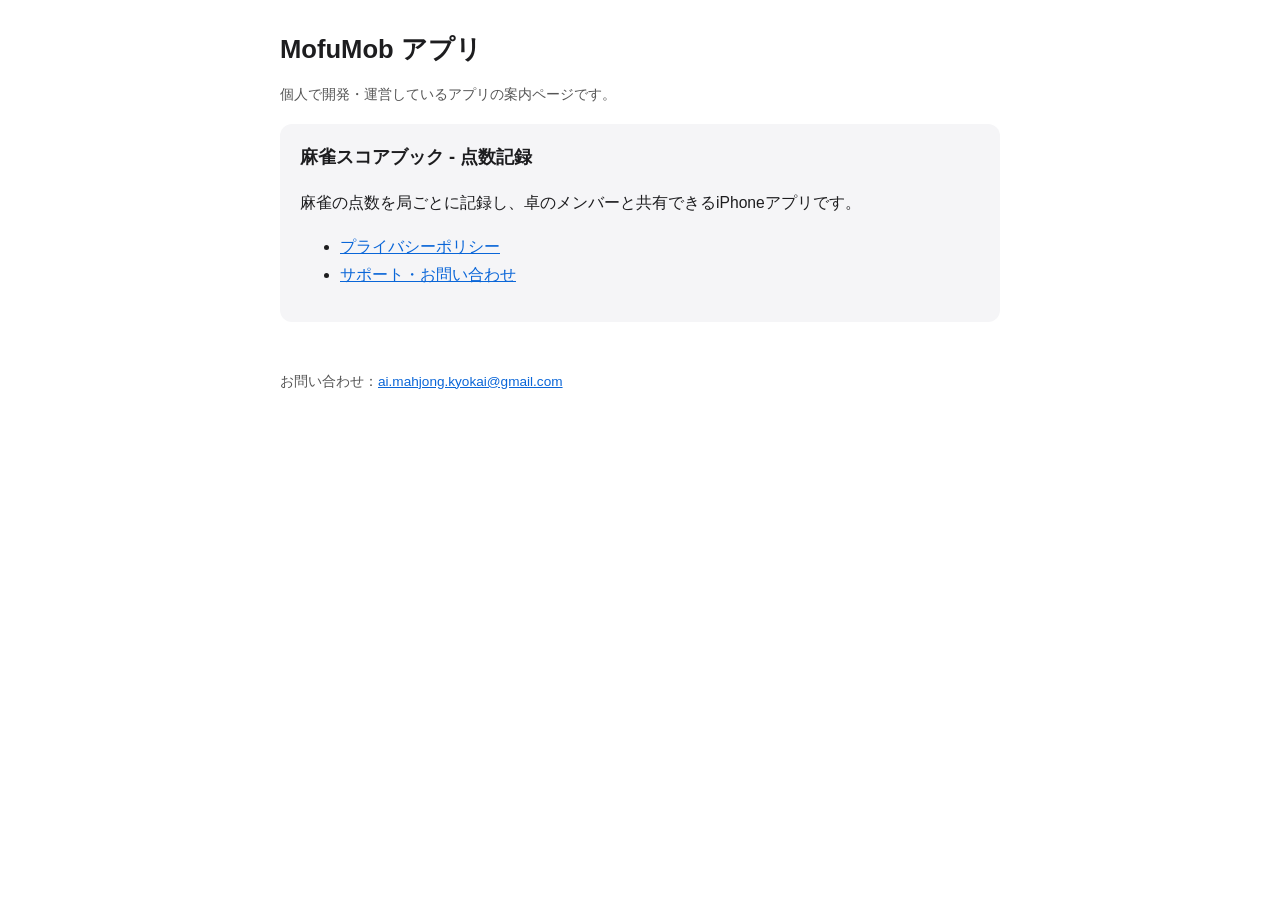
<file: index.html>
<!DOCTYPE html>
<html lang="ja"><head><meta charset="utf-8"><meta name="viewport" content="width=device-width,initial-scale=1">
<title>MofuMob アプリ</title><link rel="stylesheet" href="style.css"></head>
<body><main>
<h1>MofuMob アプリ</h1>
<p class="sub">個人で開発・運営しているアプリの案内ページです。</p>
<div class="card">
<h2 style="border:0;margin-top:0;padding-top:0">麻雀スコアブック - 点数記録</h2>
<p>麻雀の点数を局ごとに記録し、卓のメンバーと共有できるiPhoneアプリです。</p>
<ul>
<li><a href="mahjong-scorebook/privacy.html">プライバシーポリシー</a></li>
<li><a href="mahjong-scorebook/support.html">サポート・お問い合わせ</a></li>
</ul>
</div>
<footer>お問い合わせ：<a href="mailto:ai.mahjong.kyokai@gmail.com">ai.mahjong.kyokai@gmail.com</a></footer>
</main></body></html>
</file>
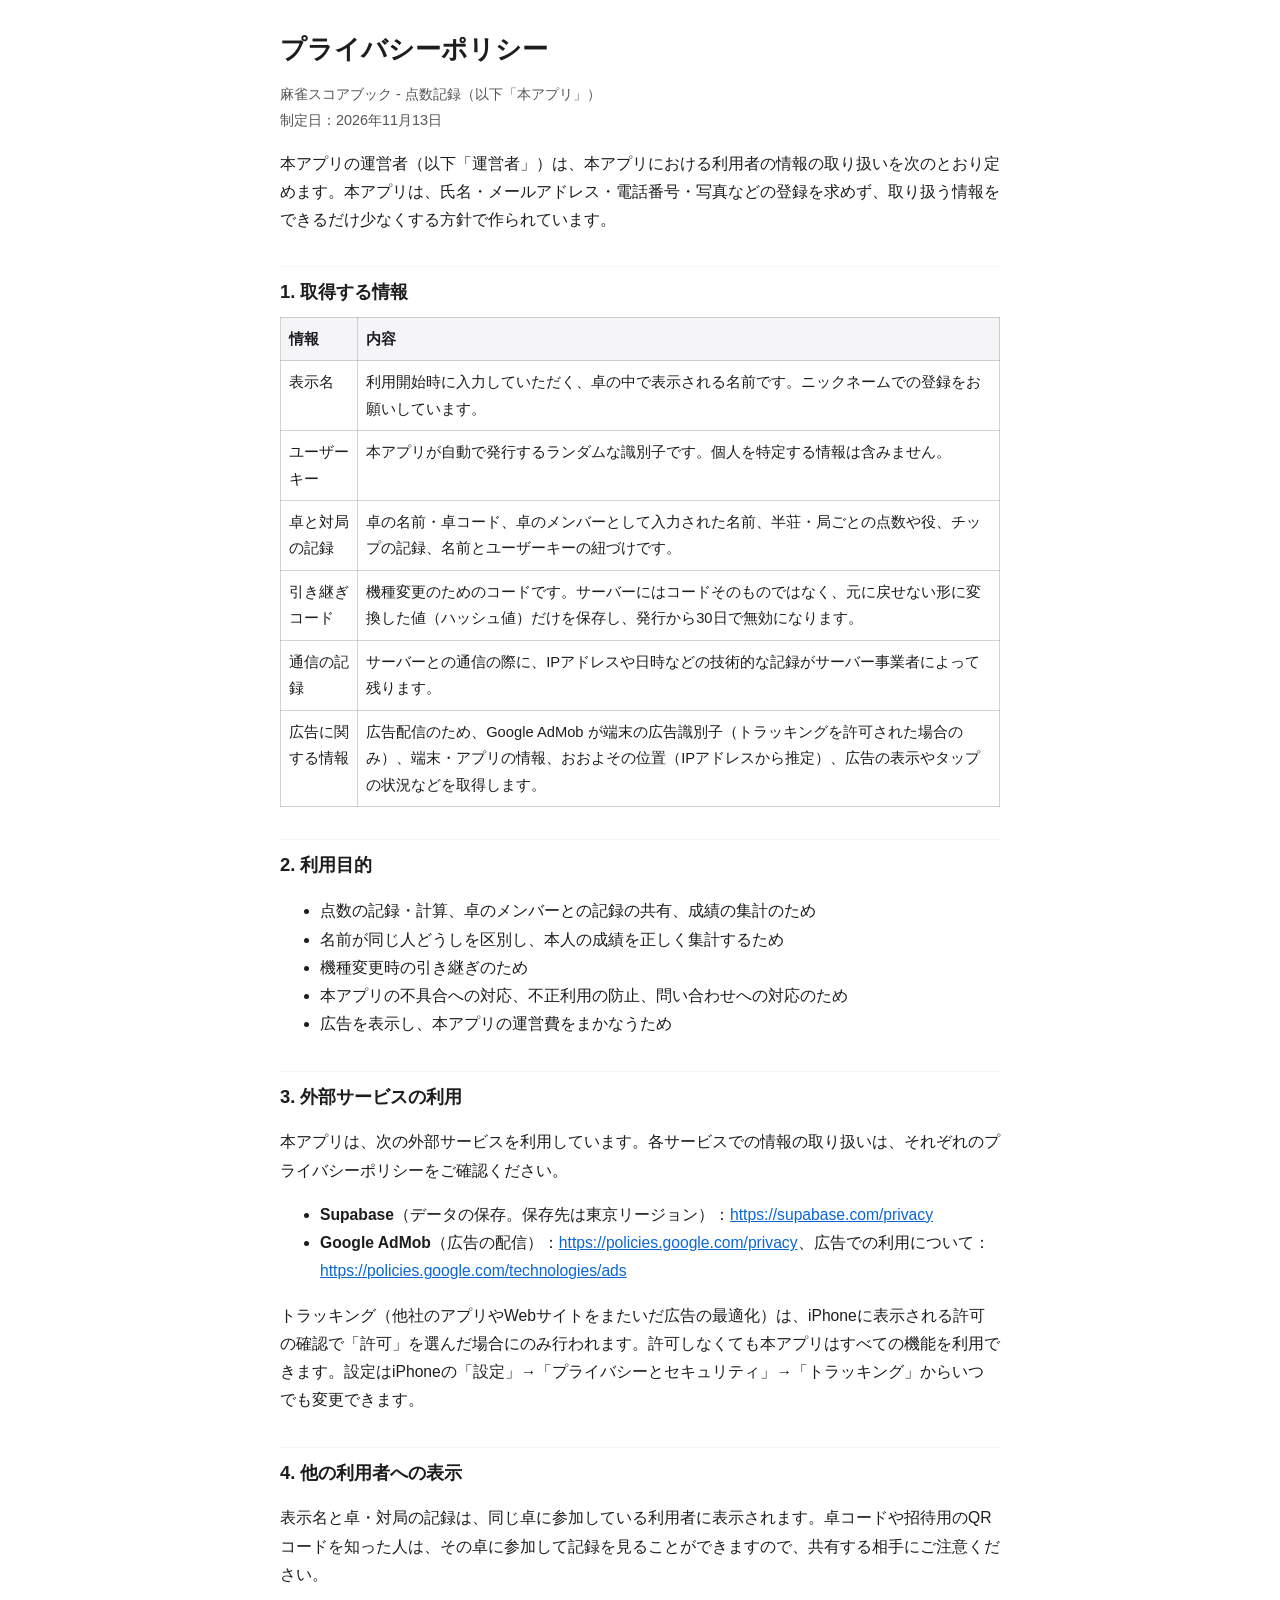
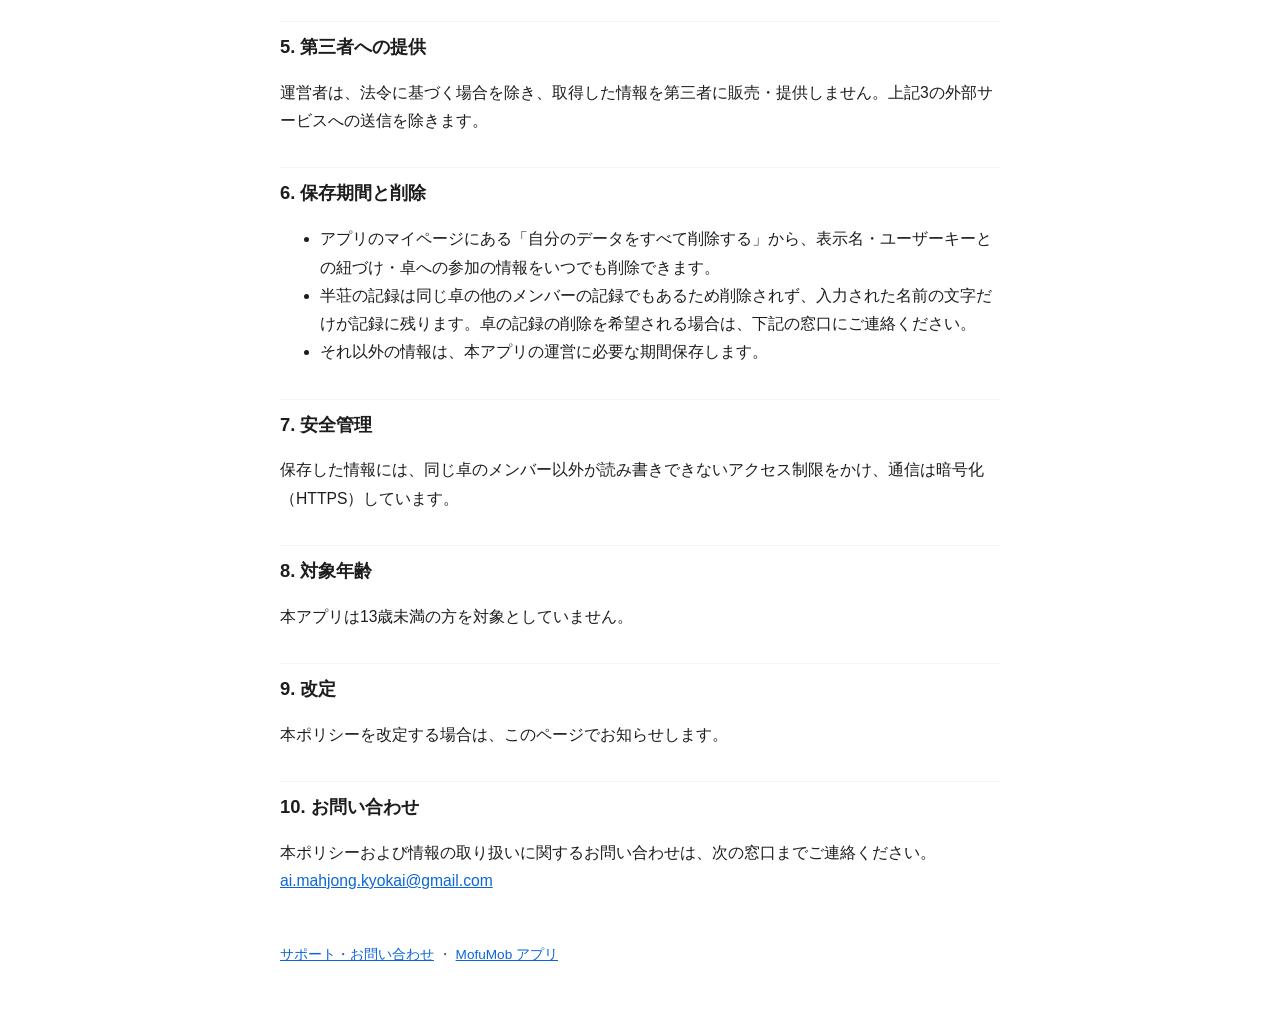
<file: privacy.html>
<!DOCTYPE html>
<html lang="ja"><head><meta charset="utf-8"><meta name="viewport" content="width=device-width,initial-scale=1">
<title>プライバシーポリシー｜麻雀スコアブック - 点数記録</title><link rel="stylesheet" href="../style.css"></head>
<body><main>
<h1>プライバシーポリシー</h1>
<p class="sub">麻雀スコアブック - 点数記録（以下「本アプリ」）<br>制定日：2026年11月13日</p>

<p>本アプリの運営者（以下「運営者」）は、本アプリにおける利用者の情報の取り扱いを次のとおり定めます。本アプリは、氏名・メールアドレス・電話番号・写真などの登録を求めず、取り扱う情報をできるだけ少なくする方針で作られています。</p>

<h2>1. 取得する情報</h2>
<table>
<tr><th>情報</th><th>内容</th></tr>
<tr><td>表示名</td><td>利用開始時に入力していただく、卓の中で表示される名前です。ニックネームでの登録をお願いしています。</td></tr>
<tr><td>ユーザーキー</td><td>本アプリが自動で発行するランダムな識別子です。個人を特定する情報は含みません。</td></tr>
<tr><td>卓と対局の記録</td><td>卓の名前・卓コード、卓のメンバーとして入力された名前、半荘・局ごとの点数や役、チップの記録、名前とユーザーキーの紐づけです。</td></tr>
<tr><td>引き継ぎコード</td><td>機種変更のためのコードです。サーバーにはコードそのものではなく、元に戻せない形に変換した値（ハッシュ値）だけを保存し、発行から30日で無効になります。</td></tr>
<tr><td>通信の記録</td><td>サーバーとの通信の際に、IPアドレスや日時などの技術的な記録がサーバー事業者によって残ります。</td></tr>
<tr><td>広告に関する情報</td><td>広告配信のため、Google AdMob が端末の広告識別子（トラッキングを許可された場合のみ）、端末・アプリの情報、おおよその位置（IPアドレスから推定）、広告の表示やタップの状況などを取得します。</td></tr>
</table>

<h2>2. 利用目的</h2>
<ul>
<li>点数の記録・計算、卓のメンバーとの記録の共有、成績の集計のため</li>
<li>名前が同じ人どうしを区別し、本人の成績を正しく集計するため</li>
<li>機種変更時の引き継ぎのため</li>
<li>本アプリの不具合への対応、不正利用の防止、問い合わせへの対応のため</li>
<li>広告を表示し、本アプリの運営費をまかなうため</li>
</ul>

<h2>3. 外部サービスの利用</h2>
<p>本アプリは、次の外部サービスを利用しています。各サービスでの情報の取り扱いは、それぞれのプライバシーポリシーをご確認ください。</p>
<ul>
<li><strong>Supabase</strong>（データの保存。保存先は東京リージョン）：<a href="https://supabase.com/privacy">https://supabase.com/privacy</a></li>
<li><strong>Google AdMob</strong>（広告の配信）：<a href="https://policies.google.com/privacy">https://policies.google.com/privacy</a>、広告での利用について：<a href="https://policies.google.com/technologies/ads">https://policies.google.com/technologies/ads</a></li>
</ul>
<p>トラッキング（他社のアプリやWebサイトをまたいだ広告の最適化）は、iPhoneに表示される許可の確認で「許可」を選んだ場合にのみ行われます。許可しなくても本アプリはすべての機能を利用できます。設定はiPhoneの「設定」→「プライバシーとセキュリティ」→「トラッキング」からいつでも変更できます。</p>

<h2>4. 他の利用者への表示</h2>
<p>表示名と卓・対局の記録は、同じ卓に参加している利用者に表示されます。卓コードや招待用のQRコードを知った人は、その卓に参加して記録を見ることができますので、共有する相手にご注意ください。</p>

<h2>5. 第三者への提供</h2>
<p>運営者は、法令に基づく場合を除き、取得した情報を第三者に販売・提供しません。上記3の外部サービスへの送信を除きます。</p>

<h2>6. 保存期間と削除</h2>
<ul>
<li>アプリのマイページにある「自分のデータをすべて削除する」から、表示名・ユーザーキーとの紐づけ・卓への参加の情報をいつでも削除できます。</li>
<li>半荘の記録は同じ卓の他のメンバーの記録でもあるため削除されず、入力された名前の文字だけが記録に残ります。卓の記録の削除を希望される場合は、下記の窓口にご連絡ください。</li>
<li>それ以外の情報は、本アプリの運営に必要な期間保存します。</li>
</ul>

<h2>7. 安全管理</h2>
<p>保存した情報には、同じ卓のメンバー以外が読み書きできないアクセス制限をかけ、通信は暗号化（HTTPS）しています。</p>

<h2>8. 対象年齢</h2>
<p>本アプリは13歳未満の方を対象としていません。</p>

<h2>9. 改定</h2>
<p>本ポリシーを改定する場合は、このページでお知らせします。</p>

<h2>10. お問い合わせ</h2>
<p>本ポリシーおよび情報の取り扱いに関するお問い合わせは、次の窓口までご連絡ください。<br>
<a href="mailto:ai.mahjong.kyokai@gmail.com">ai.mahjong.kyokai@gmail.com</a></p>

<footer><a href="support.html">サポート・お問い合わせ</a> ・ <a href="../index.html">MofuMob アプリ</a></footer>
</main></body></html>
</file>
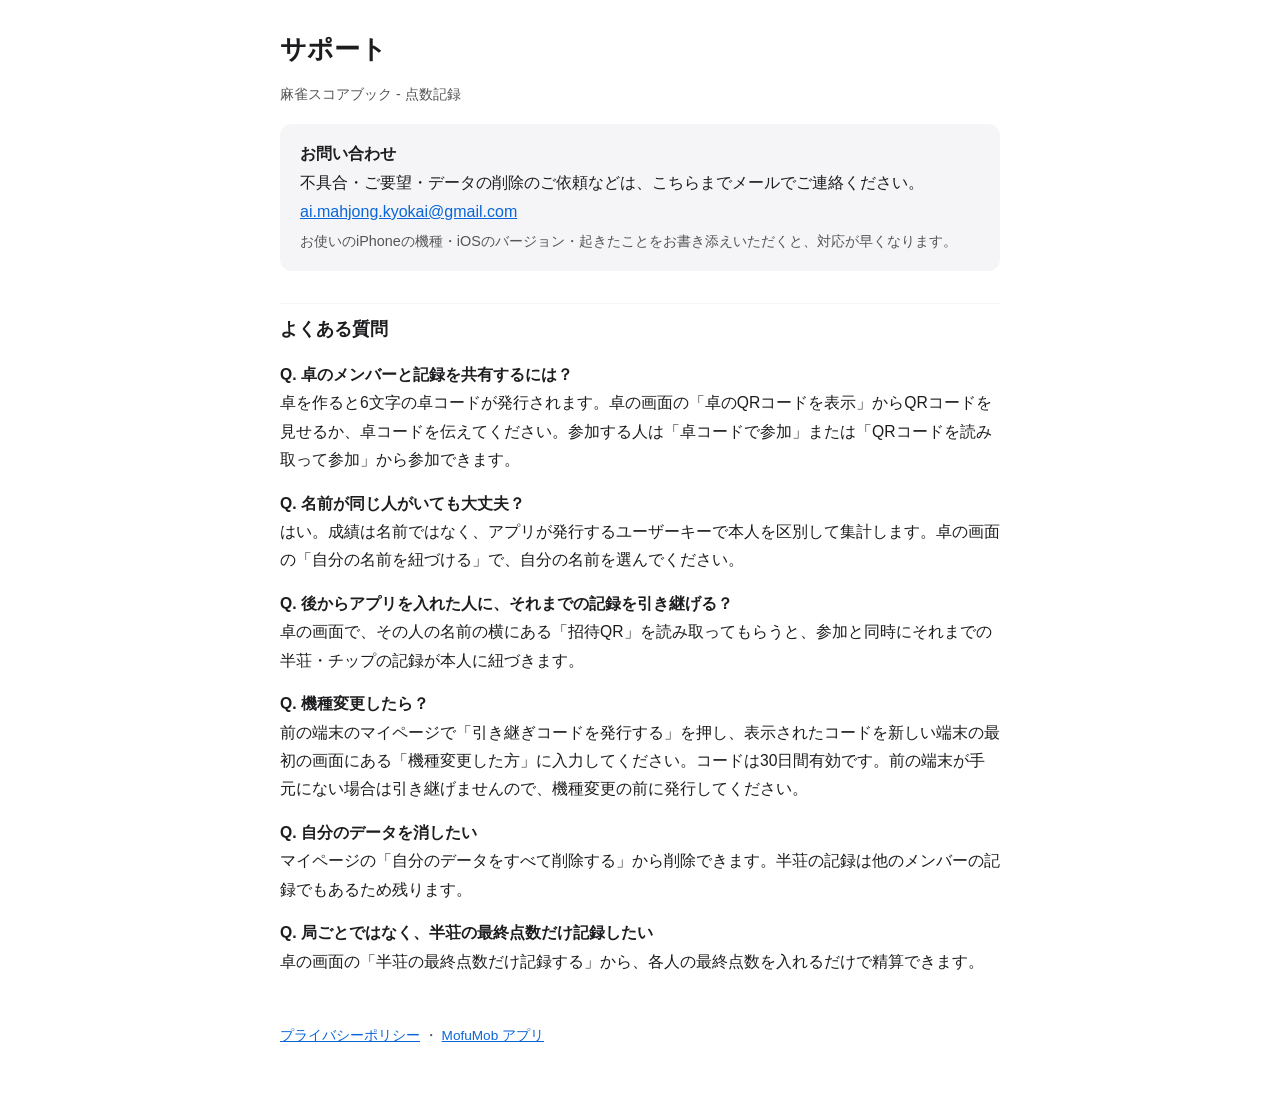
<file: support.html>
<!DOCTYPE html>
<html lang="ja"><head><meta charset="utf-8"><meta name="viewport" content="width=device-width,initial-scale=1">
<title>サポート｜麻雀スコアブック - 点数記録</title><link rel="stylesheet" href="../style.css"></head>
<body><main>
<h1>サポート</h1>
<p class="sub">麻雀スコアブック - 点数記録</p>

<div class="card">
<strong>お問い合わせ</strong><br>
不具合・ご要望・データの削除のご依頼などは、こちらまでメールでご連絡ください。<br>
<a href="mailto:ai.mahjong.kyokai@gmail.com">ai.mahjong.kyokai@gmail.com</a><br>
<span class="sub">お使いのiPhoneの機種・iOSのバージョン・起きたことをお書き添えいただくと、対応が早くなります。</span>
</div>

<h2>よくある質問</h2>

<p><strong>Q. 卓のメンバーと記録を共有するには？</strong><br>
卓を作ると6文字の卓コードが発行されます。卓の画面の「卓のQRコードを表示」からQRコードを見せるか、卓コードを伝えてください。参加する人は「卓コードで参加」または「QRコードを読み取って参加」から参加できます。</p>

<p><strong>Q. 名前が同じ人がいても大丈夫？</strong><br>
はい。成績は名前ではなく、アプリが発行するユーザーキーで本人を区別して集計します。卓の画面の「自分の名前を紐づける」で、自分の名前を選んでください。</p>

<p><strong>Q. 後からアプリを入れた人に、それまでの記録を引き継げる？</strong><br>
卓の画面で、その人の名前の横にある「招待QR」を読み取ってもらうと、参加と同時にそれまでの半荘・チップの記録が本人に紐づきます。</p>

<p><strong>Q. 機種変更したら？</strong><br>
前の端末のマイページで「引き継ぎコードを発行する」を押し、表示されたコードを新しい端末の最初の画面にある「機種変更した方」に入力してください。コードは30日間有効です。前の端末が手元にない場合は引き継げませんので、機種変更の前に発行してください。</p>

<p><strong>Q. 自分のデータを消したい</strong><br>
マイページの「自分のデータをすべて削除する」から削除できます。半荘の記録は他のメンバーの記録でもあるため残ります。</p>

<p><strong>Q. 局ごとではなく、半荘の最終点数だけ記録したい</strong><br>
卓の画面の「半荘の最終点数だけ記録する」から、各人の最終点数を入れるだけで精算できます。</p>

<footer><a href="privacy.html">プライバシーポリシー</a> ・ <a href="../index.html">MofuMob アプリ</a></footer>
</main></body></html>
</file>
<file: style.css>
:root{color-scheme:light dark;--fg:#1d1d1f;--sub:#555;--bg:#fff;--card:#f5f5f7;--accent:#0a66d8}
@media (prefers-color-scheme:dark){:root{--fg:#f2f2f2;--sub:#aaa;--bg:#111;--card:#1c1c1e;--accent:#5aa2ff}}
*{box-sizing:border-box}body{margin:0;font-family:-apple-system,BlinkMacSystemFont,"Hiragino Sans","Noto Sans JP",sans-serif;color:var(--fg);background:var(--bg);line-height:1.8}
main{max-width:760px;margin:0 auto;padding:32px 20px 64px}h1{font-size:1.6rem;line-height:1.4;margin:0 0 8px}h2{font-size:1.15rem;margin:32px 0 8px;padding-top:8px;border-top:1px solid var(--card)}
p,li{font-size:.98rem}.sub{color:var(--sub);font-size:.9rem}a{color:var(--accent)}.card{background:var(--card);border-radius:12px;padding:16px 20px;margin:16px 0}
table{border-collapse:collapse;width:100%;font-size:.92rem}th,td{border:1px solid rgba(128,128,128,.35);padding:8px;text-align:left;vertical-align:top}th{background:var(--card)}
footer{margin-top:48px;color:var(--sub);font-size:.85rem}
</file>
